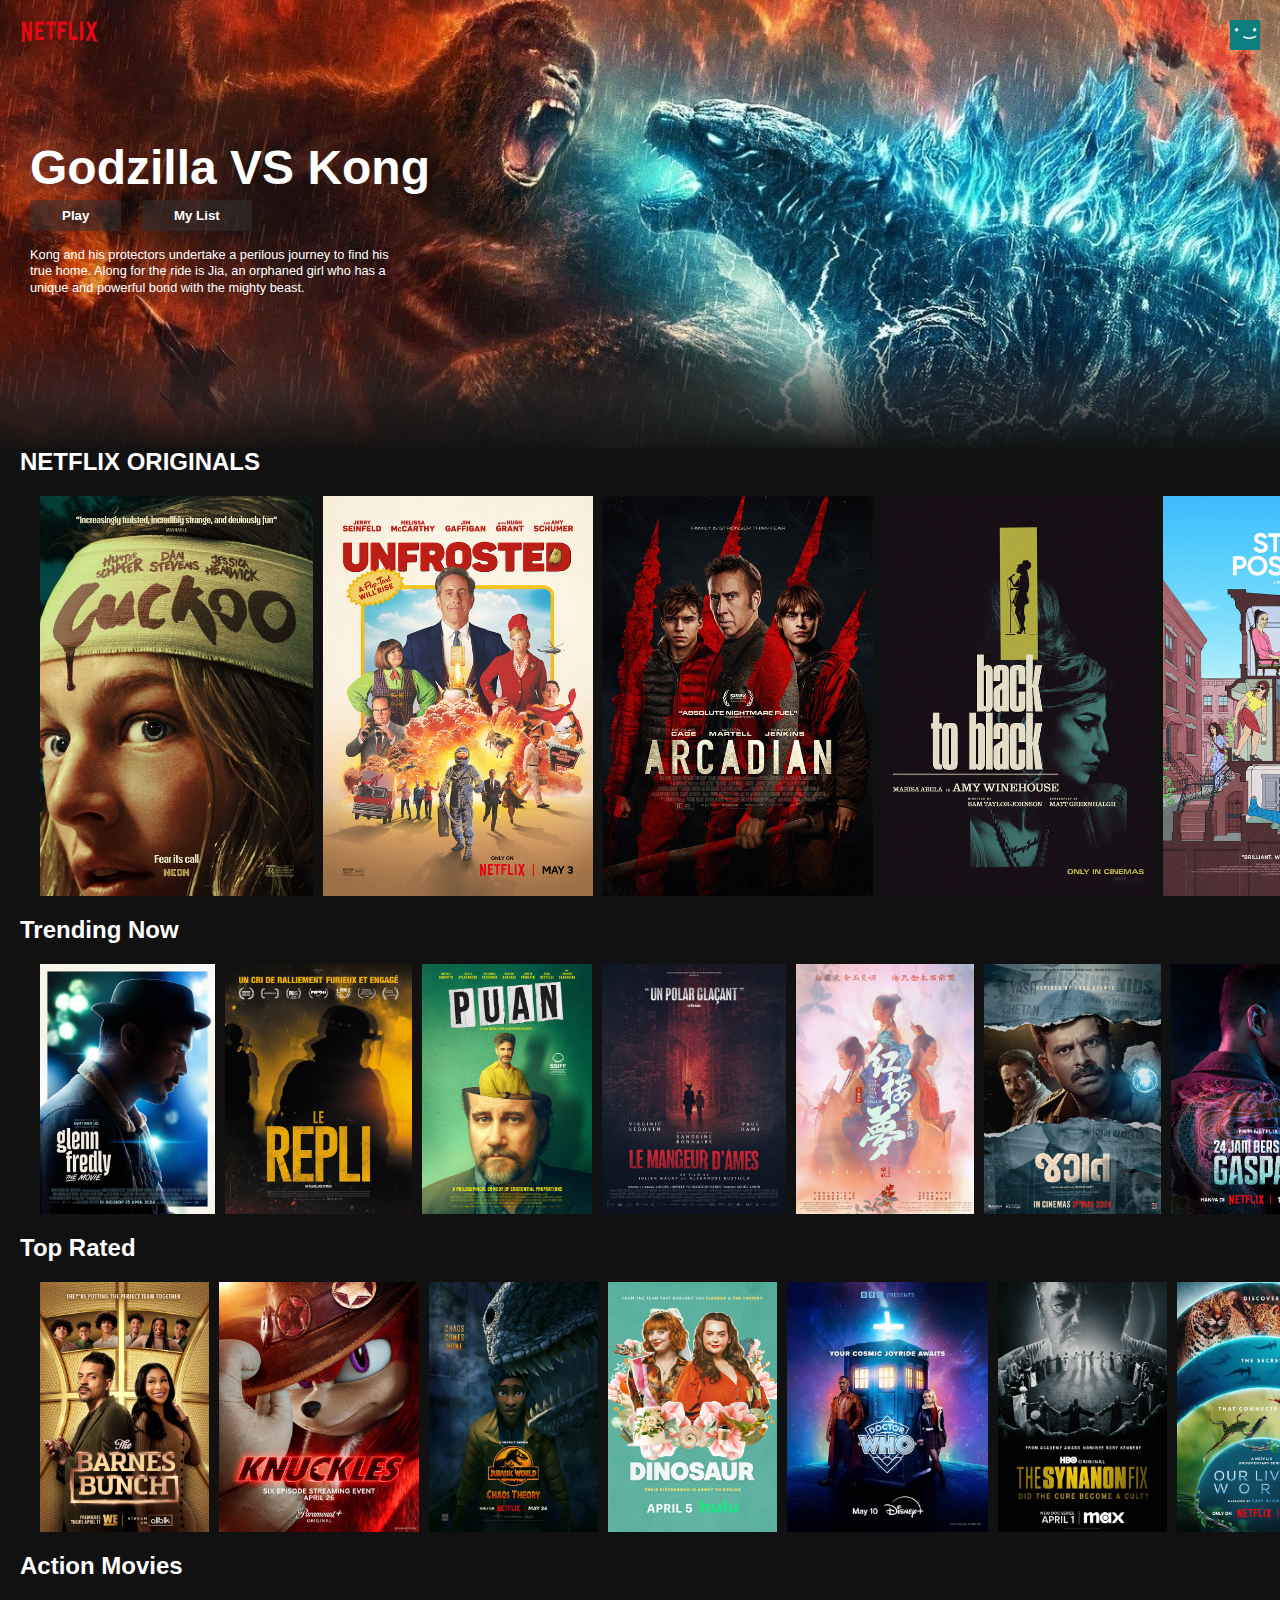
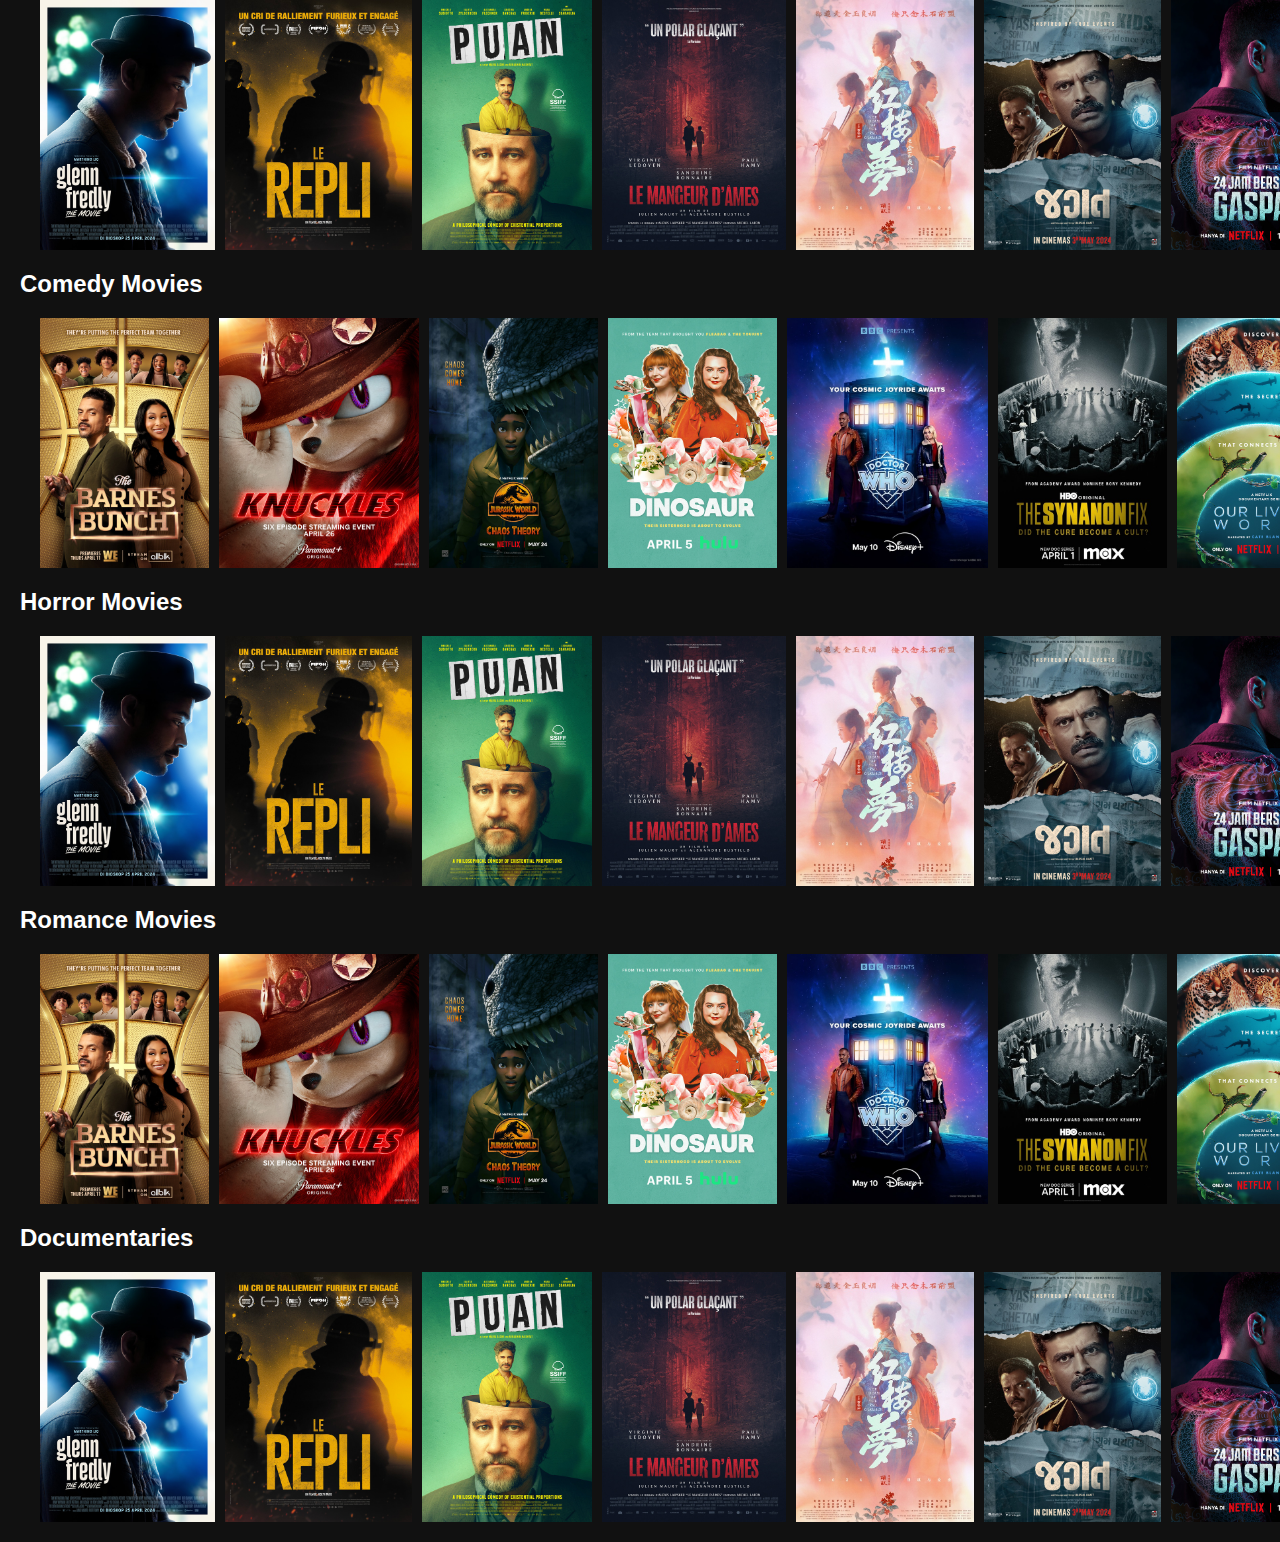
<file: index.html>
<!DOCTYPE html>
<html lang="en">
<head>
    <meta charset="UTF-8">
    <meta name="viewport" content="width=device-width, initial-scale=1.0">
    <title>Netflix Philippines - Watch Show Online, Watch Movie Online</title>
    <link rel="icon" href="activity5b/netflix_732228.png">
    <link rel="stylesheet" href="style.css">
</head>
<body>

    <div class="nav" id="nav">
        <a href="index.html"><img src="activity5b/netflix-logo.png" alt="" class="nav__logo"></a>
        <img src="activity5b/netflix-avatar.png" alt="" class="nav__avatar">
    </div>

    <!-- header -->
    <div class="banner">
        <div class="banner__contents">
            <h1 class="banner__title">Godzilla VS Kong</h1>
            <div class="banner__buttons">
                <a href="kongVsGodzilla.html"><button class="banner__button">Play</button></a>
                <button class="banner__button">My List</button>
            </div>
            <div class="banner__description">
                Kong and his protectors undertake a perilous journey to find his true home. Along for 
                the ride is Jia, an orphaned girl who has a unique and powerful bond with the mighty beast. 
            </div>
        </div>
        <div class="banner--fadeBottom"></div>
    </div>

    <!-- Netflix Originals -->
    <div class="row">
        <h2>NETFLIX ORIGINALS</h2>
        <div class="row__posters">
            <img src="activity5b/poster1.jpg" alt="" class="row__poster row__posterLarge">
            <img src="activity5b/poster2.jpg" alt="" class="row__poster row__posterLarge">
            <img src="activity5b/poster3.jpg" alt="" class="row__poster row__posterLarge">
            <img src="activity5b/poster4.jpg" alt="" class="row__poster row__posterLarge">
            <img src="activity5b/poster5.jpg" alt="" class="row__poster row__posterLarge">
            <img src="activity5b/poster6.jpg" alt="" class="row__poster row__posterLarge">
            <img src="activity5b/poster7.jpg" alt="" class="row__poster row__posterLarge">
            <img src="activity5b/poster8.jpg" alt="" class="row__poster row__posterLarge">
            <img src="activity5b/poster1.jpg" alt="" class="row__poster row__posterLarge">
            <img src="activity5b/poster2.jpg" alt="" class="row__poster row__posterLarge">
            <img src="activity5b/poster3.jpg" alt="" class="row__poster row__posterLarge">
            <img src="activity5b/poster4.jpg" alt="" class="row__poster row__posterLarge">
            <img src="activity5b/poster5.jpg" alt="" class="row__poster row__posterLarge">
            <img src="activity5b/poster6.jpg" alt="" class="row__poster row__posterLarge">
            <img src="activity5b/poster7.jpg" alt="" class="row__poster row__posterLarge">
            <img src="activity5b/poster8.jpg" alt="" class="row__poster row__posterLarge">
        </div>
    </div>

    <!-- Trending Now -->
    <div class="row">
        <h2>Trending Now</h2>
        <div class="row__posters">
            <img src="activity5b/sposter1.jpg" alt="" class="row__poster">
            <img src="activity5b/sposter2.jpg" alt="" class="row__poster">
            <img src="activity5b/sposter3.jpg" alt="" class="row__poster">
            <img src="activity5b/sposter4.jpg" alt="" class="row__poster">
            <img src="activity5b/sposter5.jpg" alt="" class="row__poster">
            <img src="activity5b/sposter6.jpg" alt="" class="row__poster">
            <img src="activity5b/sposter7.jpg" alt="" class="row__poster">
            <img src="activity5b/sposter8.jpg" alt="" class="row__poster">
            <img src="activity5b/sposter1.jpg" alt="" class="row__poster">
            <img src="activity5b/sposter2.jpg" alt="" class="row__poster">
            <img src="activity5b/sposter3.jpg" alt="" class="row__poster">
            <img src="activity5b/sposter4.jpg" alt="" class="row__poster">
            <img src="activity5b/sposter5.jpg" alt="" class="row__poster">
            <img src="activity5b/sposter6.jpg" alt="" class="row__poster">
            <img src="activity5b/sposter7.jpg" alt="" class="row__poster">
            <img src="activity5b/sposter8.jpg" alt="" class="row__poster">
        </div>
    </div>

    <!-- Top Rated -->
    <div class="row">
        <h2>Top Rated</h2>
        <div class="row__posters">
            <img src="activity5b/sposter9.jpg" alt="" class="row__poster">
            <img src="activity5b/sposter10.jpg" alt="" class="row__poster">
            <img src="activity5b/sposter11.jpg" alt="" class="row__poster">
            <img src="activity5b/sposter12.jpg" alt="" class="row__poster">
            <img src="activity5b/sposter13.jpg" alt="" class="row__poster">
            <img src="activity5b/sposter14.jpg" alt="" class="row__poster">
            <img src="activity5b/sposter15.jpg" alt="" class="row__poster">
            <img src="activity5b/sposter16.jpg" alt="" class="row__poster">
            <img src="activity5b/sposter9.jpg" alt="" class="row__poster">
            <img src="activity5b/sposter10.jpg" alt="" class="row__poster">
            <img src="activity5b/sposter11.jpg" alt="" class="row__poster">
            <img src="activity5b/sposter12.jpg" alt="" class="row__poster">
            <img src="activity5b/sposter13.jpg" alt="" class="row__poster">
            <img src="activity5b/sposter14.jpg" alt="" class="row__poster">
            <img src="activity5b/sposter15.jpg" alt="" class="row__poster">
            <img src="activity5b/sposter16.jpg" alt="" class="row__poster">
        </div>
    </div>

    <!-- Action Movies -->
    <div class="row">
        <h2>Action Movies</h2>
        <div class="row__posters">
            <img src="activity5b/sposter1.jpg" alt="" class="row__poster">
            <img src="activity5b/sposter2.jpg" alt="" class="row__poster">
            <img src="activity5b/sposter3.jpg" alt="" class="row__poster">
            <img src="activity5b/sposter4.jpg" alt="" class="row__poster">
            <img src="activity5b/sposter5.jpg" alt="" class="row__poster">
            <img src="activity5b/sposter6.jpg" alt="" class="row__poster">
            <img src="activity5b/sposter7.jpg" alt="" class="row__poster">
            <img src="activity5b/sposter8.jpg" alt="" class="row__poster">
            <img src="activity5b/sposter1.jpg" alt="" class="row__poster">
            <img src="activity5b/sposter2.jpg" alt="" class="row__poster">
            <img src="activity5b/sposter3.jpg" alt="" class="row__poster">
            <img src="activity5b/sposter4.jpg" alt="" class="row__poster">
            <img src="activity5b/sposter5.jpg" alt="" class="row__poster">
            <img src="activity5b/sposter6.jpg" alt="" class="row__poster">
            <img src="activity5b/sposter7.jpg" alt="" class="row__poster">
            <img src="activity5b/sposter8.jpg" alt="" class="row__poster">
        </div>
    </div>

    <!-- Comedy Movies -->
    <div class="row">
        <h2>Comedy Movies</h2>
        <div class="row__posters">
            <img src="activity5b/sposter9.jpg" alt="" class="row__poster">
            <img src="activity5b/sposter10.jpg" alt="" class="row__poster">
            <img src="activity5b/sposter11.jpg" alt="" class="row__poster">
            <img src="activity5b/sposter12.jpg" alt="" class="row__poster">
            <img src="activity5b/sposter13.jpg" alt="" class="row__poster">
            <img src="activity5b/sposter14.jpg" alt="" class="row__poster">
            <img src="activity5b/sposter15.jpg" alt="" class="row__poster">
            <img src="activity5b/sposter16.jpg" alt="" class="row__poster">
            <img src="activity5b/sposter9.jpg" alt="" class="row__poster">
            <img src="activity5b/sposter10.jpg" alt="" class="row__poster">
            <img src="activity5b/sposter11.jpg" alt="" class="row__poster">
            <img src="activity5b/sposter12.jpg" alt="" class="row__poster">
            <img src="activity5b/sposter13.jpg" alt="" class="row__poster">
            <img src="activity5b/sposter14.jpg" alt="" class="row__poster">
            <img src="activity5b/sposter15.jpg" alt="" class="row__poster">
            <img src="activity5b/sposter16.jpg" alt="" class="row__poster">
        </div>
    </div>

    <!-- Horror Movies -->
    <div class="row">
        <h2>Horror Movies</h2>
        <div class="row__posters">
            <img src="activity5b/sposter1.jpg" alt="" class="row__poster">
            <img src="activity5b/sposter2.jpg" alt="" class="row__poster">
            <img src="activity5b/sposter3.jpg" alt="" class="row__poster">
            <img src="activity5b/sposter4.jpg" alt="" class="row__poster">
            <img src="activity5b/sposter5.jpg" alt="" class="row__poster">
            <img src="activity5b/sposter6.jpg" alt="" class="row__poster">
            <img src="activity5b/sposter7.jpg" alt="" class="row__poster">
            <img src="activity5b/sposter8.jpg" alt="" class="row__poster">
            <img src="activity5b/sposter1.jpg" alt="" class="row__poster">
            <img src="activity5b/sposter2.jpg" alt="" class="row__poster">
            <img src="activity5b/sposter3.jpg" alt="" class="row__poster">
            <img src="activity5b/sposter4.jpg" alt="" class="row__poster">
            <img src="activity5b/sposter5.jpg" alt="" class="row__poster">
            <img src="activity5b/sposter6.jpg" alt="" class="row__poster">
            <img src="activity5b/sposter7.jpg" alt="" class="row__poster">
            <img src="activity5b/sposter8.jpg" alt="" class="row__poster">
        </div>
    </div>

    <!-- Romance Movies -->
    <div class="row">
        <h2>Romance Movies</h2>
        <div class="row__posters">
            <img src="activity5b/sposter9.jpg" alt="" class="row__poster">
            <img src="activity5b/sposter10.jpg" alt="" class="row__poster">
            <img src="activity5b/sposter11.jpg" alt="" class="row__poster">
            <img src="activity5b/sposter12.jpg" alt="" class="row__poster">
            <img src="activity5b/sposter13.jpg" alt="" class="row__poster">
            <img src="activity5b/sposter14.jpg" alt="" class="row__poster">
            <img src="activity5b/sposter15.jpg" alt="" class="row__poster">
            <img src="activity5b/sposter16.jpg" alt="" class="row__poster">
            <img src="activity5b/sposter9.jpg" alt="" class="row__poster">
            <img src="activity5b/sposter10.jpg" alt="" class="row__poster">
            <img src="activity5b/sposter11.jpg" alt="" class="row__poster">
            <img src="activity5b/sposter12.jpg" alt="" class="row__poster">
            <img src="activity5b/sposter13.jpg" alt="" class="row__poster">
            <img src="activity5b/sposter14.jpg" alt="" class="row__poster">
            <img src="activity5b/sposter15.jpg" alt="" class="row__poster">
            <img src="activity5b/sposter16.jpg" alt="" class="row__poster">
        </div>
    </div>

    <!-- Documentaries -->
    <div class="row">
        <h2>Documentaries</h2>
        <div class="row__posters">
            <img src="activity5b/sposter1.jpg" alt="" class="row__poster">
            <img src="activity5b/sposter2.jpg" alt="" class="row__poster">
            <img src="activity5b/sposter3.jpg" alt="" class="row__poster">
            <img src="activity5b/sposter4.jpg" alt="" class="row__poster">
            <img src="activity5b/sposter5.jpg" alt="" class="row__poster">
            <img src="activity5b/sposter6.jpg" alt="" class="row__poster">
            <img src="activity5b/sposter7.jpg" alt="" class="row__poster">
            <img src="activity5b/sposter8.jpg" alt="" class="row__poster">
            <img src="activity5b/sposter1.jpg" alt="" class="row__poster">
            <img src="activity5b/sposter2.jpg" alt="" class="row__poster">
            <img src="activity5b/sposter3.jpg" alt="" class="row__poster">
            <img src="activity5b/sposter4.jpg" alt="" class="row__poster">
            <img src="activity5b/sposter5.jpg" alt="" class="row__poster">
            <img src="activity5b/sposter6.jpg" alt="" class="row__poster">
            <img src="activity5b/sposter7.jpg" alt="" class="row__poster">
            <img src="activity5b/sposter8.jpg" alt="" class="row__poster">
        </div>
    </div>

    <script>
        const nav = document.getElementById('nav');

        window.addEventListener('scroll', () => {
            if(window.scrollY >=100){
                nav.classList.add('nav__black');
            }else{
                nav.classList.remove('nav__black');
            }
        })
    </script>

</body>
</html>
</file>
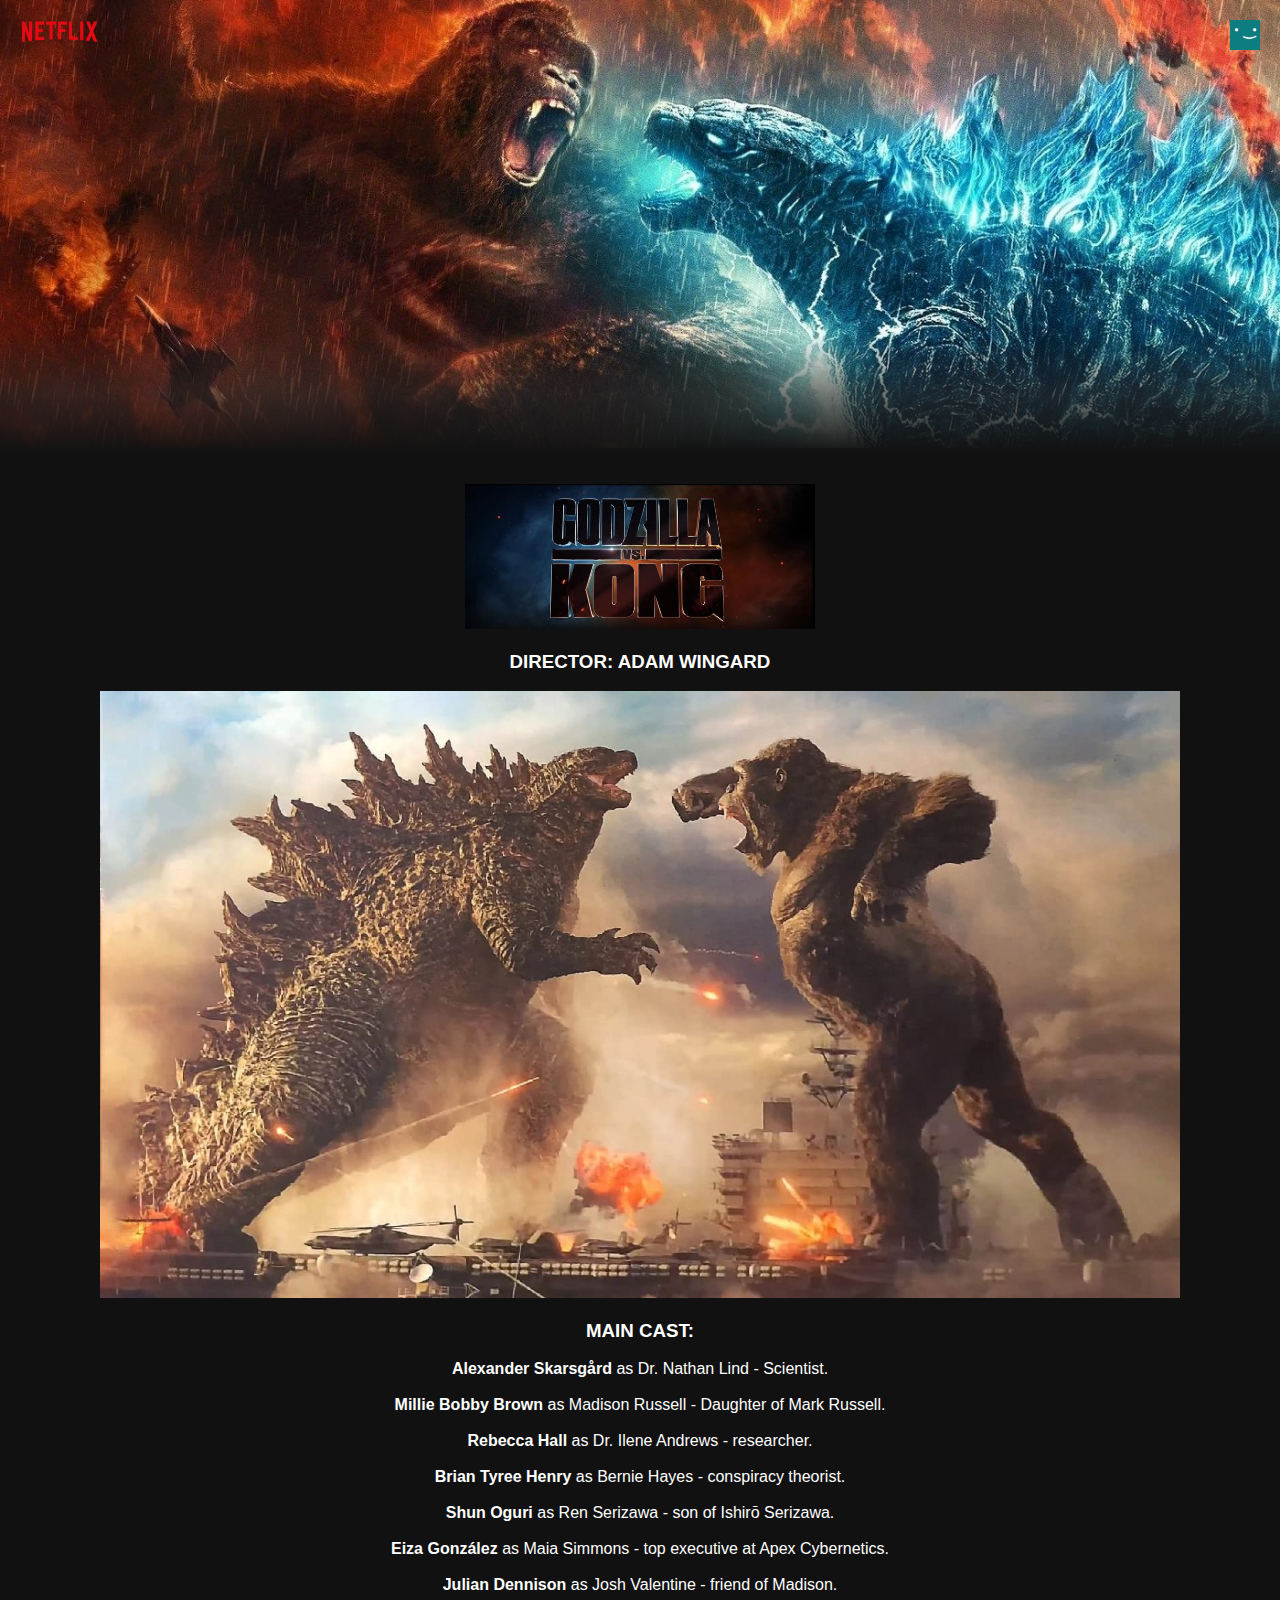
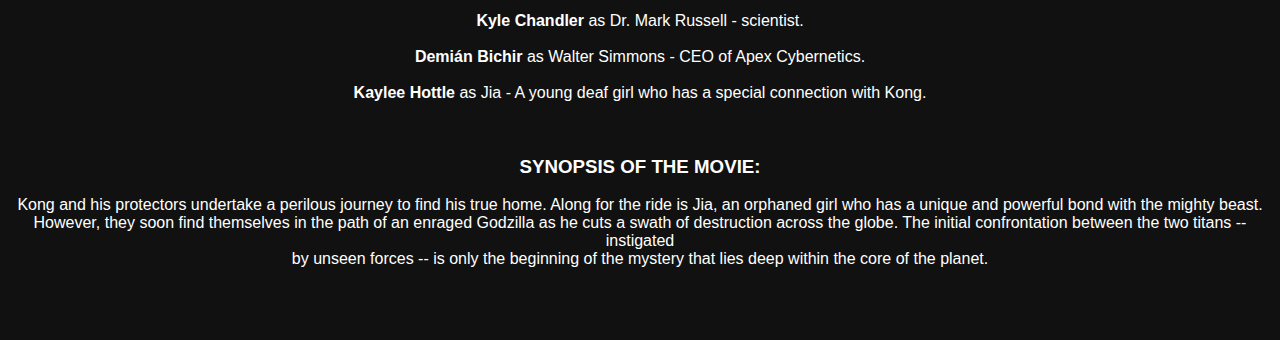
<file: kongVsGodzilla.html>
<!DOCTYPE html>
<html lang="en">
<head>
    <meta charset="UTF-8">
    <meta name="viewport" content="width=device-width, initial-scale=1.0">
    <title>Netflix | Godzilla VS Kong</title>
    <link rel="icon" href="activity5b/netflix_732228.png">
    <link rel="stylesheet" href="style.css">
</head>
<body>

    <div class="nav" id="nav">
        <a href="index.html"><img src="activity5b/netflix-logo.png" alt="" class="nav__logo"></a>
        <img src="activity5b/netflix-avatar.png" alt="" class="nav__avatar">
    </div>

    <!-- header -->
    <div class="banner">
        <div class="banner__contents">
        </div>
        <div class="banner--fadeBottom"></div>
    </div><br><br>

    <center style="color: white;">
        <img width="350px" src="activity5b/title.jpeg" alt=""><br><br>
        <h3>DIRECTOR: ADAM WINGARD</h3><br>
        <img width="1080px" src="activity5b/fight.jpg" alt=""><br><br>
        <p>
            <h3>MAIN CAST:</h3><br>
            <b>Alexander Skarsgård</b> as Dr. Nathan Lind - Scientist. <br><br>
            <b>Millie Bobby Brown</b> as Madison Russell - Daughter of Mark Russell. <br><br>
            <b>Rebecca Hall</b> as Dr. Ilene Andrews - researcher. <br><br>
            <b>Brian Tyree Henry</b> as Bernie Hayes - conspiracy theorist. <br><br>
            <b>Shun Oguri</b> as Ren Serizawa - son of Ishirō Serizawa. <br><br>
            <b>Eiza González</b> as Maia Simmons - top executive at Apex Cybernetics. <br><br>
            <b>Julian Dennison</b> as Josh Valentine - friend of Madison. <br><br>
            <b>Kyle Chandler</b> as Dr. Mark Russell - scientist. <br><br>
            <b>Demián Bichir</b> as Walter Simmons - CEO of Apex Cybernetics. <br><br>
            <b>Kaylee Hottle</b> as Jia - A young deaf girl who has a special connection with Kong. <br><br><br><br>

            <h3>SYNOPSIS OF THE MOVIE:</h3><br>
            Kong and his protectors undertake a perilous journey to find his true home. Along for the ride is Jia, an orphaned girl who has a unique and powerful bond with the mighty beast. <br>
            However, they soon find themselves in the path of an enraged Godzilla as he cuts a swath of destruction across the globe. The initial confrontation between the two titans -- instigated <br>
            by unseen forces -- is only the beginning of the mystery that lies deep within the core of the planet.<br><br><br><br><br>
        </p>
    </center>


    <script>
        const nav = document.getElementById('nav');

        window.addEventListener('scroll', () => {
            if(window.scrollY >=100){
                nav.classList.add('nav__black');
            }else{
                nav.classList.remove('nav__black');
            }
        })
    </script>

</body>
</html>
</file>
<file: style.css>
*{
    margin: 0;
    box-sizing: border-box;
}

body{
    font-family: "century gothic", sans-serif;
    background-color: #111;
}

.row__poster{
    width: 100%;
    object-fit: contain;
    max-height: 250px;
    margin-right: 10px;
    transition: transform 450ms;
}

.row__posters{
    display: flex;
    overflow-y: hidden;
    overflow-x: scroll;
    padding: 20px;
}

.row__poster:hover{
    transform: scale(1.08);
}

.row__posters::-webkit-scrollbar{
    display: none;
}

.row__posterLarge{
    max-height:400px;
}

.row__posterLarge:hover{
    transform: scale(1.09);
}

.row{
    color: white;
    margin-left: 20px;
}

.banner{
    background-image: url(activity5b/kongkongkong.jpg);
    background-size: cover;
    background-position: center center;
    color: white;
    object-fit: contain;
    height: 448px;
}

.banner__contents{
    margin-left: 30px;
    padding-top: 140px;
    height: 190px;
}

.banner__title{
    font-size: 3rem;
    font-weight: 800;
    padding-bottom: 0.3rem;
}

.banner__description{
    width: 45rem;
    line-height: 1.3;
    padding-top: 1rem;
    font-size: 0.8rem;
    max-width: 360px;
    height: 180px;
}

.banner__button{
    cursor: pointer;
    color: white;
    outline: none;
    border: none;
    font-weight: 700;
    border-radius: 0.2vw;
    padding-left: 2rem;
    padding-right: 2rem;
    margin-right: 1rem;
    padding-top: 0.5rem;
    padding-bottom: 0.5rem;
    background-color: rgba(51, 51, 51, .5);
}

.banner__button:hover{
    color: #000;
    background-color: #e6e6e6;
    transition: all 0.2s;
}

.banner--fadeBottom{
    margin-top: 145px;
    height: 7.4rem;
    background-image: linear-gradient(180deg, transparent, rgba(37, 37, 37, 0.61), #111);
}

.nav__logo{
    width: 80px;
    object-fit: contain;
}

.nav__avatar{
    width: 30px;
    object-fit: contain;
}

.nav{
    position: fixed;
    top: 0;
    width: 100%;
    display: flex;
    justify-content: space-between;
    padding: 20px;
    z-index: 1;
    transition-timing-function: ease-in;
    transition: all 0.5s;
}

.nav__black{
    background-color: #111;
}
</file>
